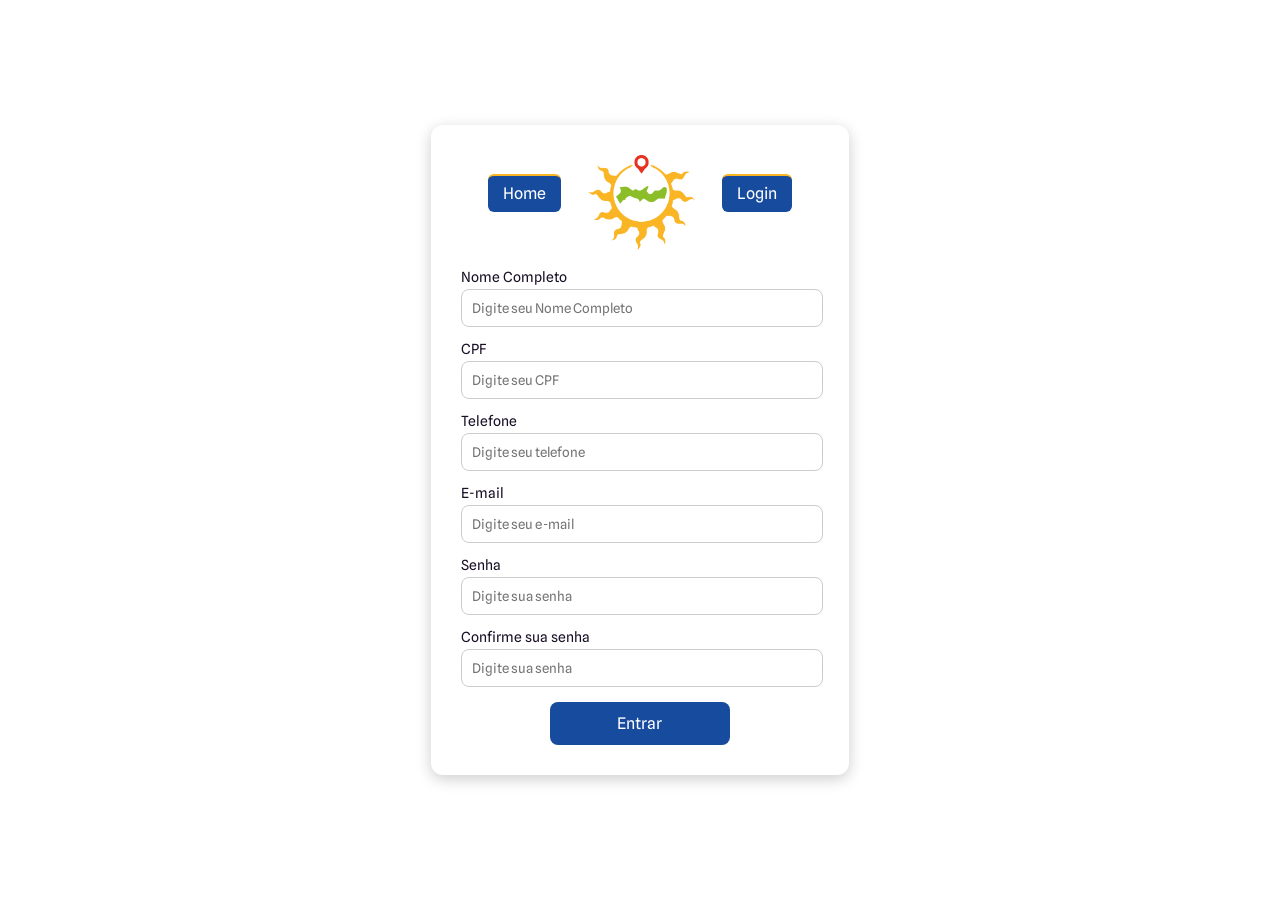
<file: Login_Cadastro/cadastro.html>
<!DOCTYPE html>
<html lang="pt-br">
<head>
    <meta charset="UTF-8">
    <meta name="viewport" content="width=device-width, initial-scale=1.0">
    <link rel="stylesheet" href="assets/css/reset.css">
    <link rel="stylesheet" href="assets/css/login.css">
    <title>Tela de Cadastro</title>
</head>
<body>
    <main class="main_login">
        <div class="container">
            <form action="" class="login-box">
                <div class="cad">
                <h2><a href="#" class="link">Home</a></h2>
                <img class="logo" src="assets/img/logo colorida 1.png" alt="logo">
                <h2><a href="login.html" class="link">Login</a></h2>  
                </div>
                
                <div class="input-group">
                    <label for="nome">Nome Completo</label>
                    <input type="text" id="nome" placeholder="Digite seu Nome Completo" required>
                </div>
                <div class="input-group">
                    <label for="cpf">CPF</label>
                    <input type="number" id="cpf" placeholder="Digite seu CPF" required>
                </div>
                <div class="input-group">
                    <label for="telefone">Telefone</label>
                    <input type="number" id="telefone" placeholder="Digite seu telefone" required>
                </div>
                <div class="input-group">
                    <label for="email">E-mail</label>
                    <input type="email" id="email" placeholder="Digite seu e-mail" required>
                </div>
                <div class="input-group">
                    <label for="senha">Senha</label>
                    <input type="password" id="senha" placeholder="Digite sua senha" required>
                </div>
                <div class="input-group">
                    <label for="senha2">Confirme sua senha</label>
                    <input type="password" id="senha2" placeholder="Digite sua senha" required>
                </div>
                <button type="submit">Entrar</button>
            </form>
        </div>
        <div class="bk"></div>
    </main>
</body>
</html>
</file>
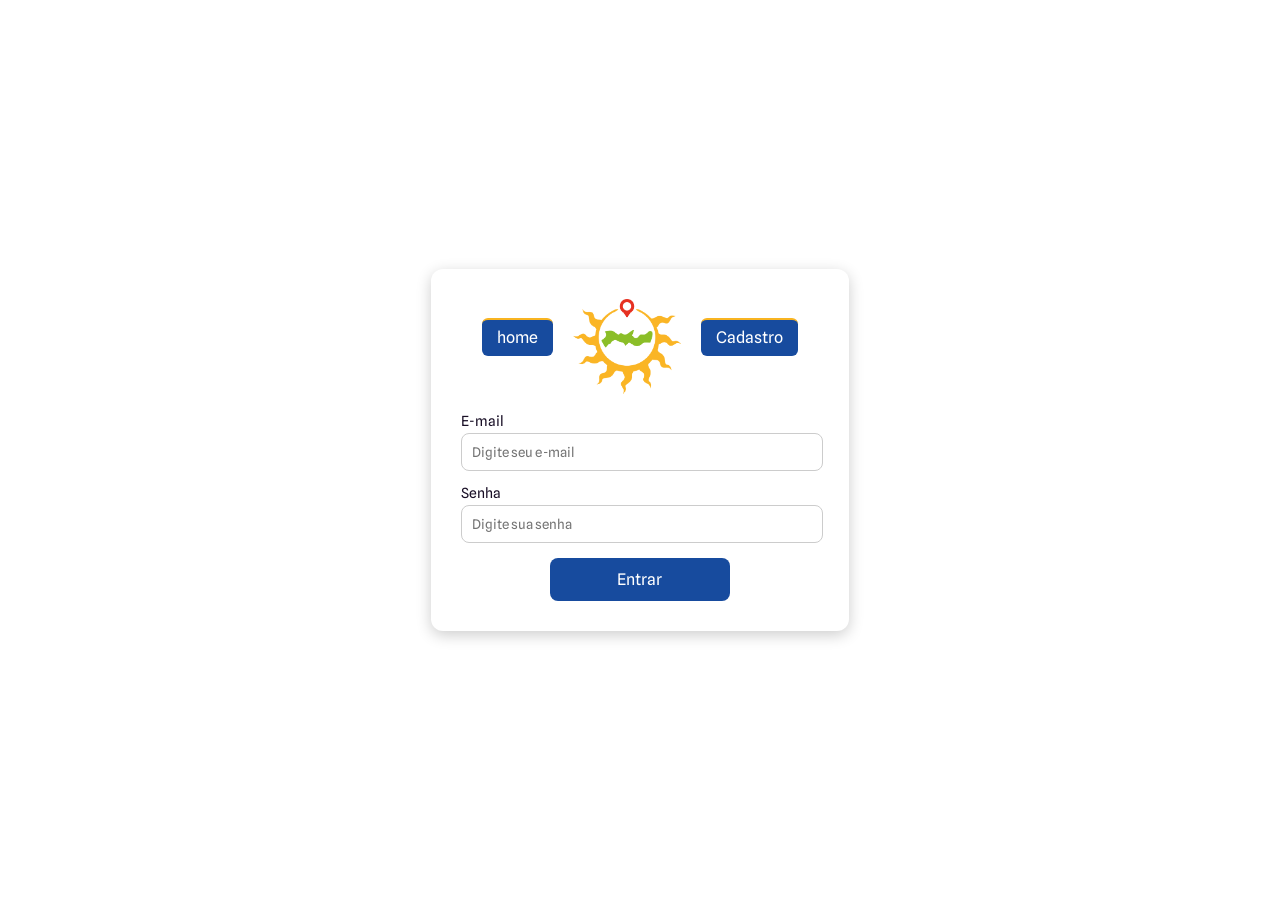
<file: Login_Cadastro/login.html>
<!DOCTYPE html>
<html lang="pt-br">
<head>
    <meta charset="UTF-8">
    <meta name="viewport" content="width=device-width, initial-scale=1.0">
    <link rel="stylesheet" href="assets/css/reset.css">
    <link rel="stylesheet" href="assets/css/login.css">
    <title>Tela de Login</title>
</head>
<body></body>
    <main class="main_login">
        <div class="container">
            <form action="" class="login-box">
                <div class="cad">
                <h2><a href="#" class="link">home</a></h2>
                <img class="logo" src="assets/img/logo colorida 1.png" alt="logo">
                <h2><a href="cadastro.html" class="link">Cadastro</a></h2>  
                </div>
                <div class="input-group">
                    <label for="email">E-mail</label>
                    <input type="email" id="email" placeholder="Digite seu e-mail" required>
                </div>
                <div class="input-group">
                    <label for="senha">Senha</label>
                    <input type="password" id="senha" placeholder="Digite sua senha" required>
                </div>
                <button type="submit">Entrar</button>
            </form>
        </div>
        <div class="bk"></div>
        <!-- a div acima é para inserção da imagem em css(bk->background) -->
    </main>
</body>
</html>
</file>
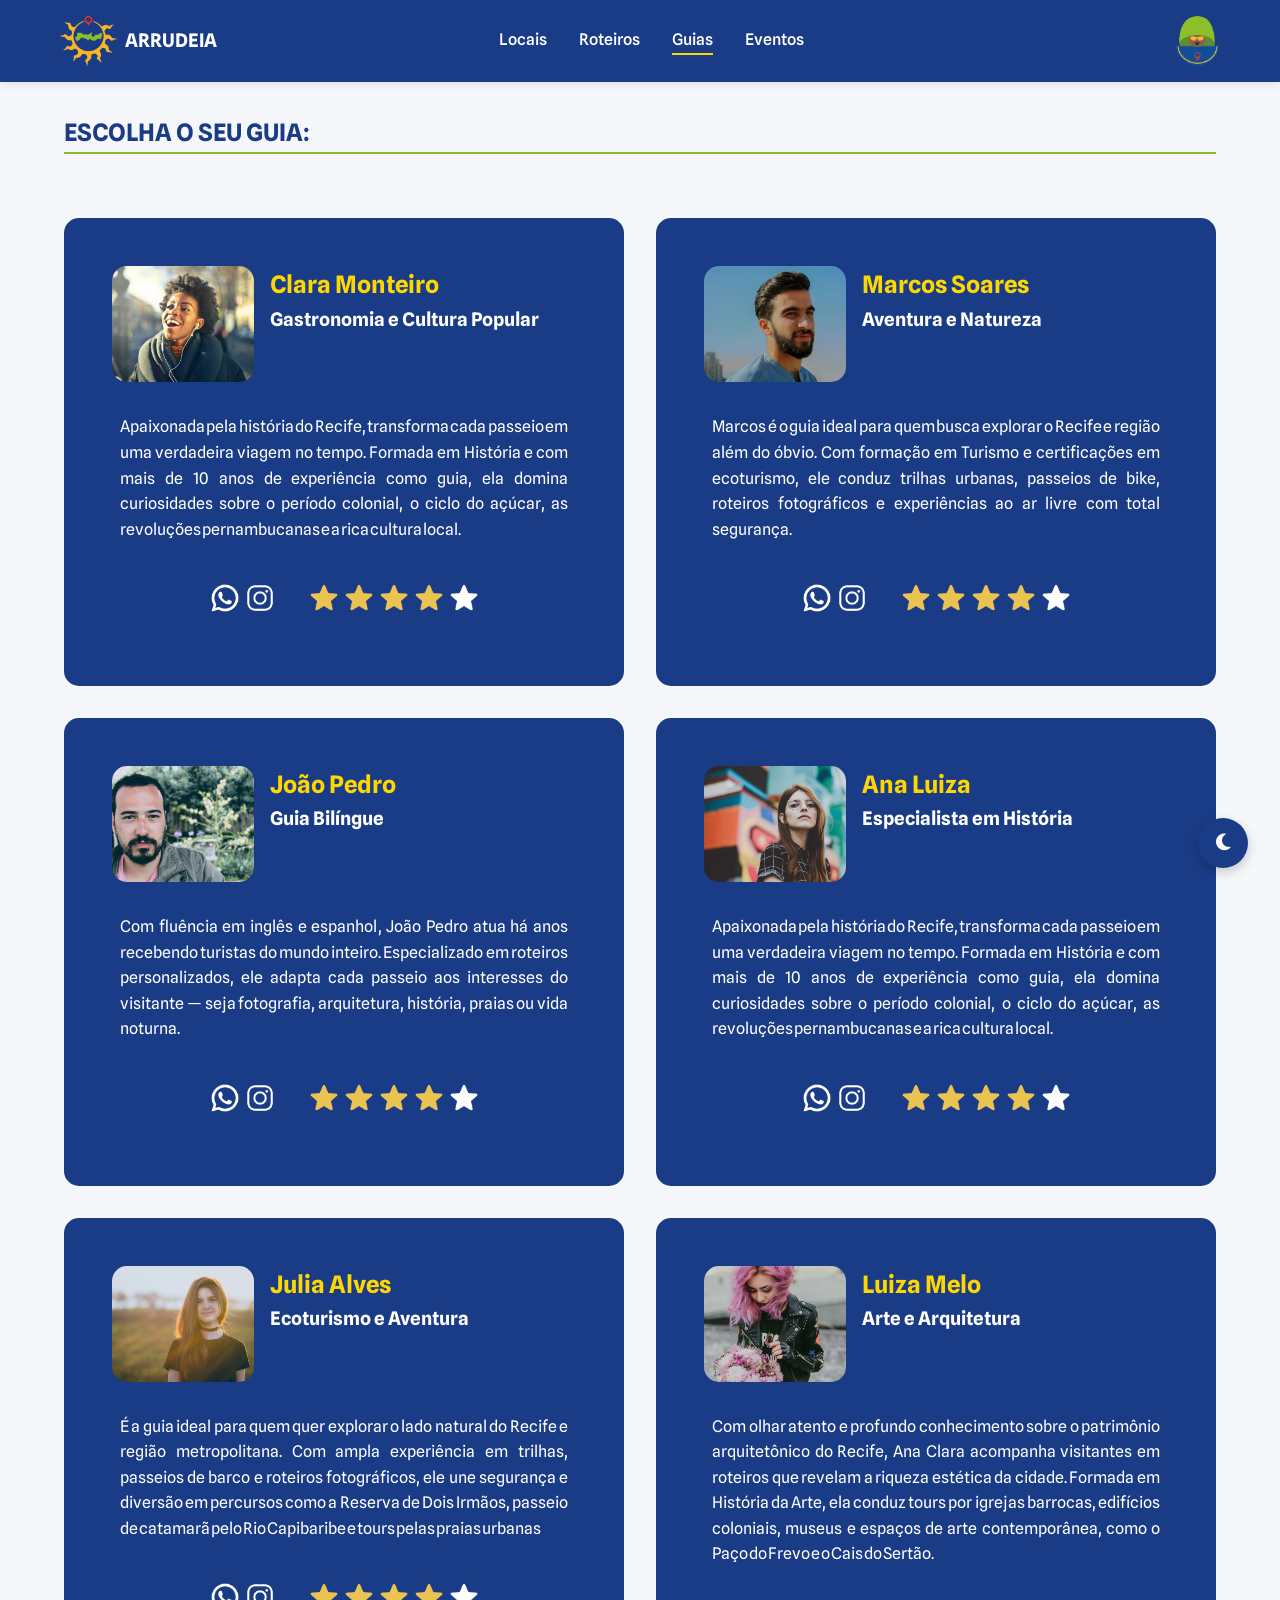
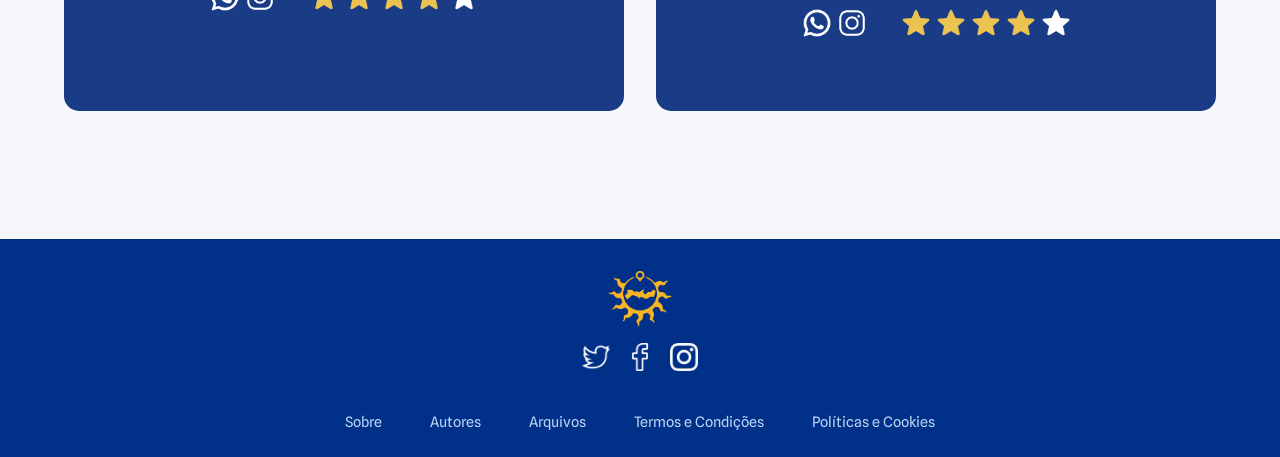
<file: pagina home/guiaTuristico.html>
<!DOCTYPE html>
<html lang="pt-br">
    <head>
        <meta charset="UTF-8">
        <meta name="viewport" content="width=device-width, initial-scale=1.0">
        <link rel="stylesheet" href="assets/css/style.css">
        <link rel="stylesheet" href="assets/css/guia.css">
        <link href="https://fonts.googleapis.com/css2?family=Poppins:wght@400;500;600;700&display=swap" rel="stylesheet">
        <link rel="stylesheet" href="https://cdnjs.cloudflare.com/ajax/libs/font-awesome/6.5.0/css/all.min.css">
        <!-- tentei fazer o toggle de tema mas não esta funcionando -->
        <title>guia</title>
    </head>
    <!-- Pagina Guia logada -->
    <body>
        <!-- Botão de tema -->
        <button class="theme-toggle" aria-label="Alternar tema">
        <i class="fas fa-moon"></i>
        </button>
        <!-- Header -->
        <header class="header">
            <div class="container">
                    <div class="logo">
                        <img src="assets/img/logo-arrudeia.png" alt="Arrudeia" />
                        <h3>ARRUDEIA</h3>
                    </div>
                <nav class="nav">
                    <a href="#">Locais</a>
                    <a href="#">Roteiros</a>
                    <a href="#" class="active">Guias</a>
                    <a href="#">Eventos</a>
                </nav>
                <div class="user">
                    <a href="login.html"></a>
                    <img src="assets/img/user-avatar.png" style="width: auto; height: 50px;" alt="User" class="user-avatar">
                </div>
            </div>
        </header>
        <!-- main -->
        <main>
            <section>
                <div class="titulo">
                    <h1>ESCOLHA O SEU GUIA:</h1>
                </div>
            </section>
            <section class="guias-painel">
                <div class="guia">
                    <div class="guia-header">
                        <div class="guia_img">
                            <img src="assets/img/mulher_fone.jpg" alt="mulher">
                        </div>
                        <div class="guia-nome">
                            <h2>Clara Monteiro</h2>
                            <h3>Gastronomia e Cultura Popular</h3>
                        </div>
                    </div>
                    <div class="guia-descricao">
                        <p> 
                            Apaixonada pela história do Recife, transforma cada passeio em uma verdadeira viagem no tempo. Formada em História e com mais de 10 anos de experiência como guia, ela domina curiosidades sobre o período colonial, o ciclo do açúcar, as revoluções pernambucanas e a rica cultura local. </p>
                    </div>
                    <div class="guia-social">
                        <div class="icones">
                            <span>
                            <img src="assets/img/whats.png" alt="whats">
                            <img src="assets/img/insta.png" alt="instagram">
                            </span>
                            <span>
                            <img src="assets/img/star-y.png" alt="rating">
                            <img src="assets/img/star-y.png" alt="rating">
                            <img src="assets/img/star-y.png" alt="rating">
                            <img src="assets/img/star-y.png" alt="rating">
                            <img src="assets/img/star-w.png" alt="rating">
                            </span>
                        </div>
                    </div>
                </div>
                <div class="guia">
                    <div class="guia-header">
                        <div class="guia_img">
                            <img src="assets/img/homem_perfil.jpg" alt="homem">
                        </div>
                        <div class="guia-nome">
                            <h2>Marcos Soares</h2>
                            <h3>Aventura e Natureza</h3>
                        </div>
                    </div>
                    <div class="guia-descricao">
                        <p> 
                            Marcos é o guia ideal para quem busca explorar o Recife e região além do óbvio. Com formação em Turismo e certificações em ecoturismo, ele conduz trilhas urbanas, passeios de bike, roteiros fotográficos e experiências ao ar livre com total segurança.
                        </p>
                    </div>
                    <div class="guia-social">
                        <div class="icones">
                            <span>
                            <img src="assets/img/whats.png" alt="whats">
                            <img src="assets/img/insta.png" alt="instagram">
                            </span>
                            <span>
                            <img src="assets/img/star-y.png" alt="rating">
                            <img src="assets/img/star-y.png" alt="rating">
                            <img src="assets/img/star-y.png" alt="rating">
                            <img src="assets/img/star-y.png" alt="rating">
                            <img src="assets/img/star-w.png" alt="rating">
                            </span>
                        </div>
                    </div>
                </div>
                <div class="guia">
                    <div class="guia-header">
                        <div class="guia_img">
                            <img src="assets/img/homem_frente.jpg" alt="homem">
                        </div>
                        <div class="guia-nome">
                            <h2>João Pedro</h2>
                            <h3>Guia Bilíngue</h3>
                        </div>
                    </div>
                    <div class="guia-descricao">
                        <p> 
                            Com fluência em inglês e espanhol, João Pedro atua há anos recebendo turistas do mundo inteiro. Especializado em roteiros personalizados, ele adapta cada passeio aos interesses do visitante — seja fotografia, arquitetura, história, praias ou vida noturna.
                        </p>
                    </div>
                    <div class="guia-social">
                        <div class="icones">
                            <span>
                            <img src="assets/img/whats.png" alt="whats">
                            <img src="assets/img/insta.png" alt="instagram">
                            </span>
                            <span>
                            <img src="assets/img/star-y.png" alt="rating">
                            <img src="assets/img/star-y.png" alt="rating">
                            <img src="assets/img/star-y.png" alt="rating">
                            <img src="assets/img/star-y.png" alt="rating">
                            <img src="assets/img/star-w.png" alt="rating">
                            </span>
                        </div>
                    </div>
                </div>
                <div class="guia">
                    <div class="guia-header">
                        <div class="guia_img">
                            <img src="assets/img/mulher_oculos.jpg" alt="homem">
                        </div>
                        <div class="guia-nome">
                            <h2>Ana Luiza </h2>
                            <h3>Especialista em História </h3>
                        </div>
                    </div>
                    <div class="guia-descricao">
                        <p> 
                            Apaixonada pela história do Recife, transforma cada passeio em uma verdadeira viagem no tempo. Formada em História e com mais de 10 anos de experiência como guia, ela domina curiosidades sobre o período colonial, o ciclo do açúcar, as revoluções pernambucanas e a rica cultura local. 
                        </p>
                    </div>
                    <div class="guia-social">
                        <div class="icones">
                            <span>
                            <img src="assets/img/whats.png" alt="whats">
                            <img src="assets/img/insta.png" alt="instagram">
                            </span>
                            <span>
                            <img src="assets/img/star-y.png" alt="rating">
                            <img src="assets/img/star-y.png" alt="rating">
                            <img src="assets/img/star-y.png" alt="rating">
                            <img src="assets/img/star-y.png" alt="rating">
                            <img src="assets/img/star-w.png" alt="rating">
                            </span>
                        </div>
                    </div>
                </div>
                <div class="guia">
                    <div class="guia-header">
                        <div class="guia_img">
                            <img src="assets/img/mulher_porSol.jpg" alt="homem">
                        </div>
                        <div class="guia-nome">
                            <h2>Julia Alves</h2>
                            <h3>Ecoturismo e Aventura</h3>
                        </div>
                    </div>
                    <div class="guia-descricao">
                        <p> 
                            É a guia ideal para quem quer explorar o lado natural do Recife e região metropolitana. Com ampla experiência em trilhas, passeios de barco e roteiros fotográficos, ele une segurança e diversão em percursos como a Reserva de Dois Irmãos, passeio de catamarã pelo Rio Capibaribe e tours pelas praias urbanas
                        </p>
                    </div>
                    <div class="guia-social">
                        <div class="icones">
                            <span>
                            <img src="assets/img/whats.png" alt="whats">
                            <img src="assets/img/insta.png" alt="instagram">
                            </span>
                            <span>
                            <img src="assets/img/star-y.png" alt="rating">
                            <img src="assets/img/star-y.png" alt="rating">
                            <img src="assets/img/star-y.png" alt="rating">
                            <img src="assets/img/star-y.png" alt="rating">
                            <img src="assets/img/star-w.png" alt="rating">
                            </span>
                        </div>
                    </div>
                </div>
                <div class="guia">
                    <div class="guia-header">
                        <div class="guia_img">
                            <img src="assets/img/mulher_rosa.jpg" alt="homem">
                        </div>
                        <div class="guia-nome">
                            <h2>Luiza Melo</h2>
                            <h3>Arte e Arquitetura</h3>
                        </div>
                    </div>
                    <div class="guia-descricao">
                        <p> 
                            Com olhar atento e profundo conhecimento sobre o patrimônio arquitetônico do Recife, Ana Clara acompanha visitantes em roteiros que revelam a riqueza estética da cidade. Formada em História da Arte, ela conduz tours por igrejas barrocas, edifícios coloniais, museus e espaços de arte contemporânea, como o Paço do Frevo e o Cais do Sertão.
                        </p>
                    </div>
                    <div class="guia-social">
                        <div class="icones">
                            <span>
                            <img src="assets/img/whats.png" alt="whats">
                            <img src="assets/img/insta.png" alt="instagram">
                            </span>
                            <span>
                            <img src="assets/img/star-y.png" alt="rating">
                            <img src="assets/img/star-y.png" alt="rating">
                            <img src="assets/img/star-y.png" alt="rating">
                            <img src="assets/img/star-y.png" alt="rating">
                            <img src="assets/img/star-w.png" alt="rating">
                            </span>
                        </div>
                    </div>
                </div>
            </section>
        </main>
        <!-- Rodapé -->
        <footer class="footer">
            <div class="container footer-content">
                <div class="footer-logo">
                    <img src="assets/img/logo_amarelo.png" alt="Arrudeia" class="footer-logo-img">
                </div>
                <div class="social">
                    <a href="#"><img src="assets/img/twitter.png" alt="Twitter"></a>
                    <a href="#"><img src="assets/img/facebook.png" alt="Facebook"></a>
                    <a href="#"><img src="assets/img/instagram.png" alt="Instagram"></a>
                </div>
            </div>
            <nav class="footer-links container">
                <a href="#">Sobre</a>
                <a href="#">Autores</a>
                <a href="#">Arquivos</a>
                <a href="#">Termos e Condições</a>
                <a href="#">Políticas e Cookies</a>
            </nav>
        </footer>
    </body>
</html>
</file>
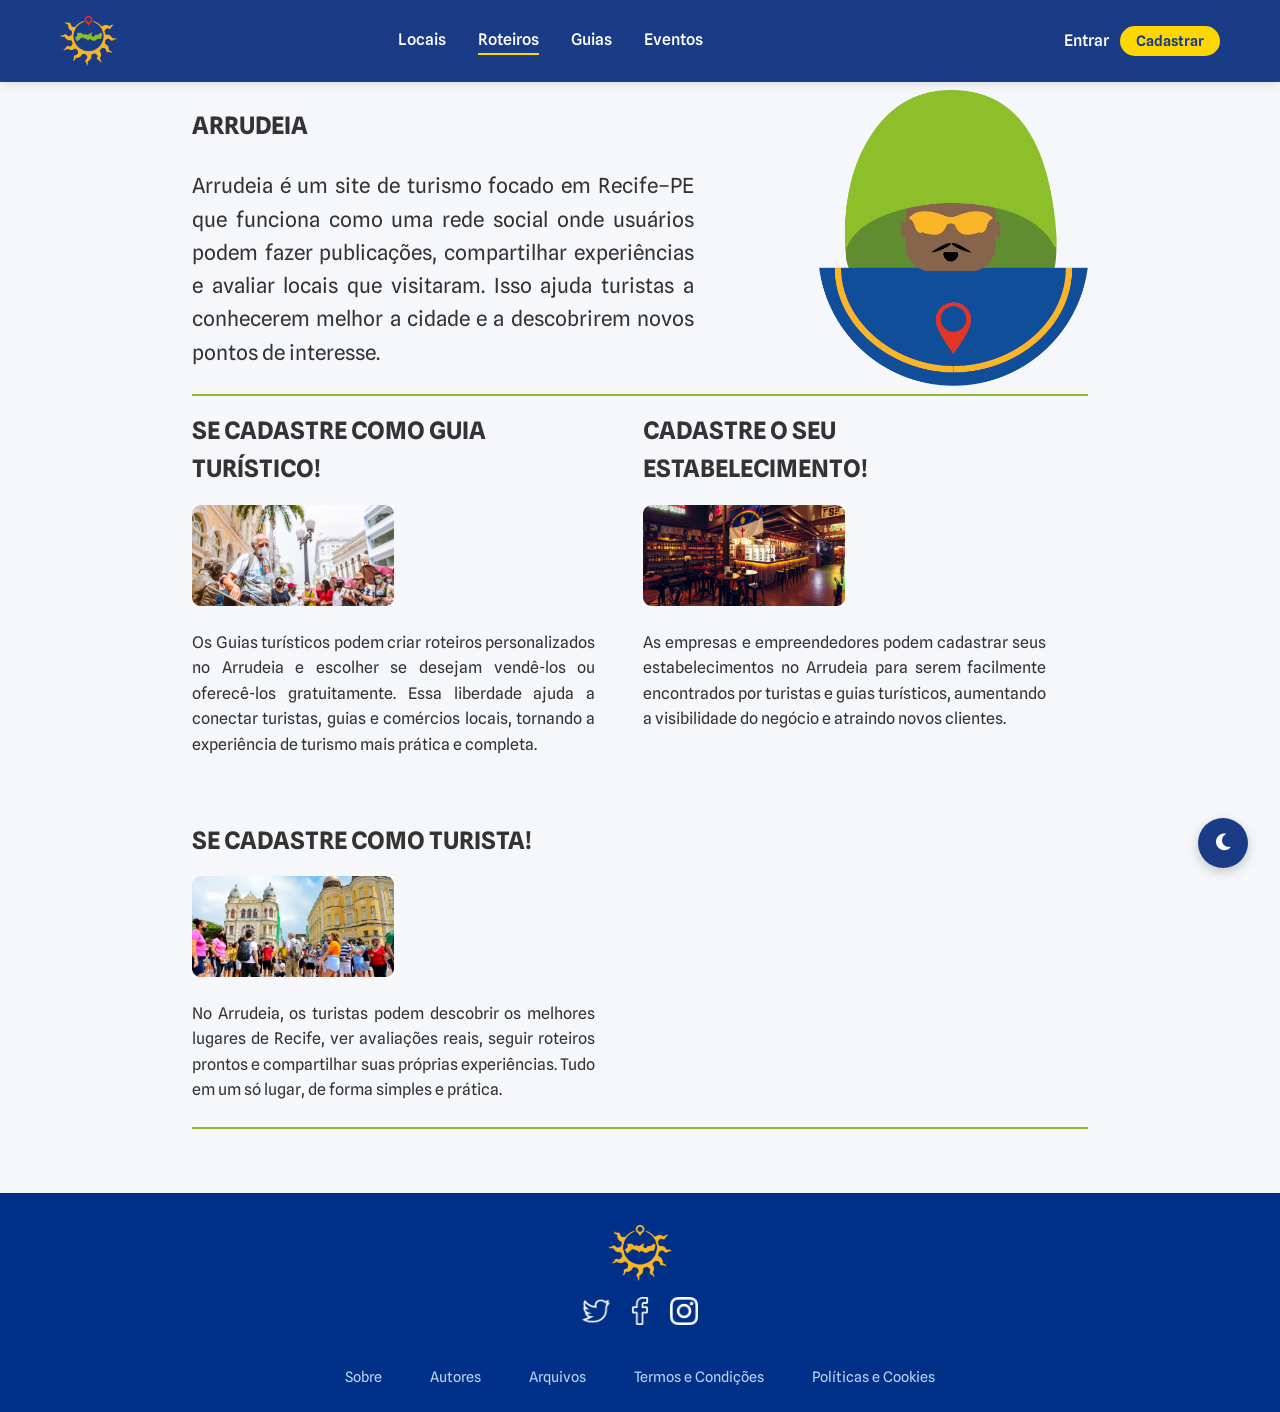
<file: pagina home/HomeOff.html>
<!DOCTYPE html>
<html lang="pt-br">
    <head>
        <meta charset="UTF-8">
        <meta name="viewport" content="width=device-width, initial-scale=1.0">
        <link rel="stylesheet" href="assets/css/style.css">
        <link href="https://fonts.googleapis.com/css2?family=Poppins:wght@400;500;600;700&display=swap" rel="stylesheet">
        <link rel="stylesheet" href="https://cdnjs.cloudflare.com/ajax/libs/font-awesome/6.5.0/css/all.min.css">
        <!-- tentei fazer o toggle de tema mas não esta funcionando -->
        <!-- <script src="assets/js/script.js"></script> -->
        <title>homeOff</title>
    </head>
    <!-- Pagina Home não logada -->
    <body>
        <!-- Botão de tema -->
        <button class="theme-toggle" aria-label="Alternar tema">
        <i class="fas fa-moon"></i>
        </button>
        <!-- Header -->
        <header class="header">
            <div class="container">
                    <div class="logo">
                        <img src="assets/img/logo-arrudeia.png" alt="Arrudeia" />
                    </div>
                <nav class="nav">
                    <a href="#">Locais</a>
                    <a href="#" class="active">Roteiros</a>
                    <a href="#">Guias</a>
                    <a href="#">Eventos</a>
                </nav>
                <div class="logCad">
                    <span class="entra"><a href="#">Entrar</a></span>
                    <span class="cadastro"><a href="">Cadastrar</a></span>
                </div>
            </div>
        </header>
        <!-- main -->
        <main>
            <!-- Arrudei + Cabloco -->
            <section>
                <div class="content">
                    <div>
                        <h1>ARRUDEIA</h1>
                        <p>Arrudeia é um site de turismo focado em Recife–PE que funciona como uma rede social onde usuários podem fazer publicações, compartilhar experiências e avaliar locais que visitaram. Isso ajuda turistas a conhecerem melhor a cidade e a descobrirem novos pontos de interesse.</p>
                    </div>
                    <img src="assets/img/logo-cabloco.png" alt="cabloco">
                </div>
            </section>
            <!-- cadastre-se (GUIA/Estabelecimento/Usuario) -->
            <section>
                <div class="content-cad">
                    <div class="cad">
                        <h2>SE CADASTRE COMO GUIA TURÍSTICO!</h2>
                        <img class="cad-img" src="assets/img/guia.png" alt="pessoa">
                        <span>
                            <p>Os Guias turísticos podem criar roteiros personalizados no Arrudeia e escolher se desejam vendê-los ou oferecê-los gratuitamente. Essa liberdade ajuda a conectar turistas, guias e comércios locais, tornando a experiência de turismo mais prática e completa.</p>
                        </span>
                    </div>
                    <div class="cad">
                        <h2>CADASTRE O SEU ESTABELECIMENTO!</h2>
                        <img class="cad-img" src="assets/img/estabelecimento.png" alt="bar">
                        <span>
                            <p>As empresas e empreendedores podem cadastrar seus estabelecimentos no Arrudeia para serem facilmente encontrados por turistas e guias turísticos, aumentando a visibilidade do negócio e atraindo novos clientes.</p>
                        </span>
                    </div>
                    <div class="cad">
                        <h2>SE CADASTRE COMO TURISTA!</h2>
                        <img class="cad-img" src="assets/img/usuario.png" alt="grupo">
                        <span>
                            <p>No Arrudeia, os turistas podem descobrir os melhores lugares de Recife, ver avaliações reais, seguir roteiros prontos e compartilhar suas próprias experiências. Tudo em um só lugar, de forma simples e prática.</p>
                        </span>
                    </div>
                </div>
            </section>
        </main>
        <!-- Rodapé -->
        <footer class="footer">
            <div class="container footer-content">
                <div class="footer-logo">
                    <img src="assets/img/logo_amarelo.png" alt="Arrudeia" class="footer-logo-img">
                </div>
                <div class="social">
                    <a href="#"><img src="assets/img/twitter.png" alt="Twitter"></a>
                    <a href="#"><img src="assets/img/facebook.png" alt="Facebook"></a>
                    <a href="#"><img src="assets/img/instagram.png" alt="Instagram"></a>
                </div>
            </div>
            <nav class="footer-links container">
                <a href="#">Sobre</a>
                <a href="#">Autores</a>
                <a href="#">Arquivos</a>
                <a href="#">Termos e Condições</a>
                <a href="#">Políticas e Cookies</a>
            </nav>
        </footer>
    </body>
</html>
</file>
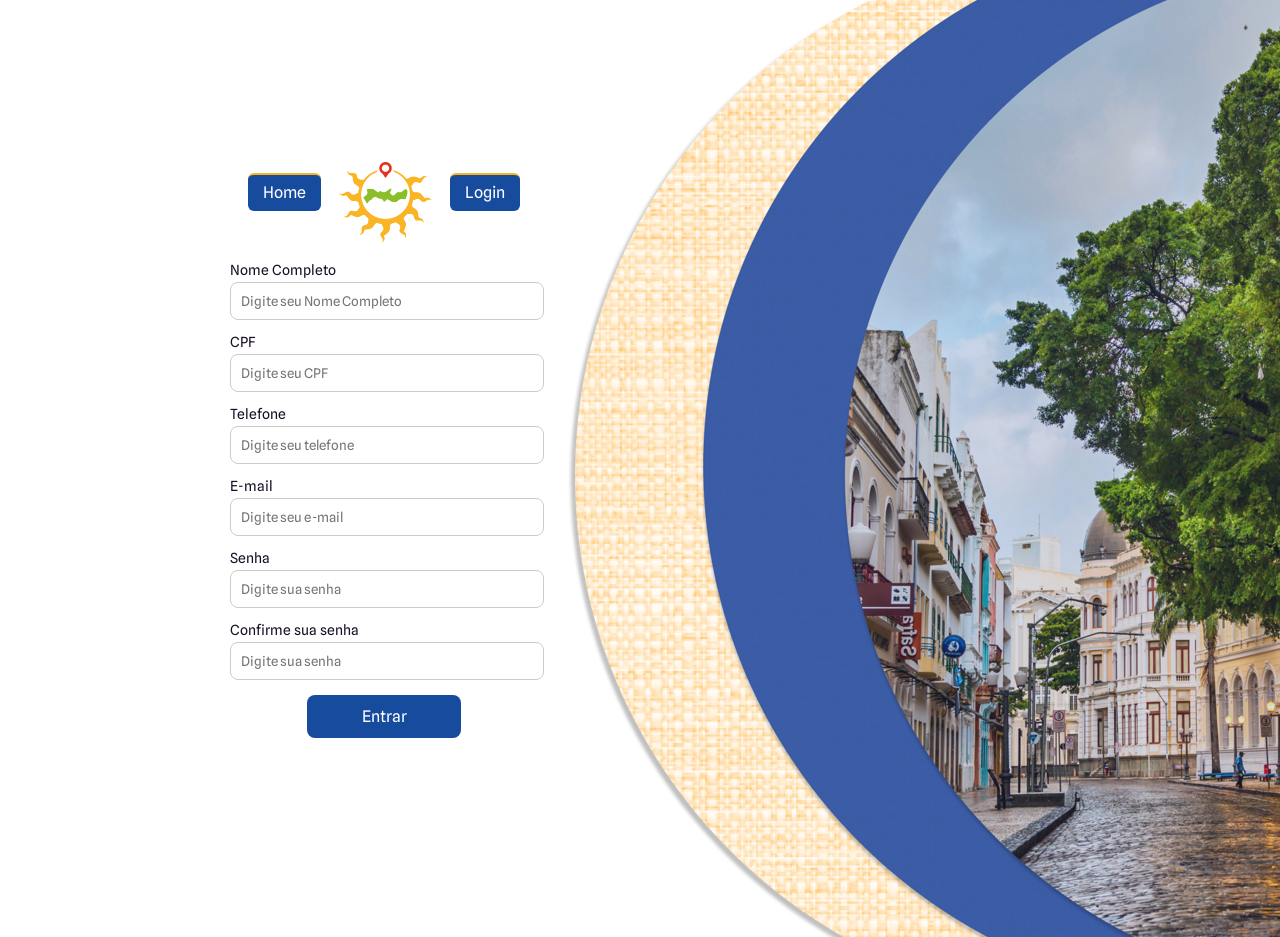
<file: 0810/0810/cadastro.html>
<!DOCTYPE html>
<html lang="pt-br">
<head>
    <meta charset="UTF-8">
    <meta name="viewport" content="width=device-width, initial-scale=1.0">
    <link rel="stylesheet" href="assets/css/style.css">
    <link rel="stylesheet" href="assets/css/reset.css">
    <link rel="stylesheet" href="assets/css/login.css">
    <title>Tela de Cadastro</title>
</head>
<body>
    <main class="main_login">
        <div class="container">
            <form action="" class="login-box">
                <div class="cad">
                <h2><a href="index.html" class="link">Home</a></h2>
                <img class="logo" src="assets/img/logo colorida 1.png" alt="logo">
                <h2><a href="login.html" class="link">Login</a></h2>  
                </div>
                
                <div class="input-group">
                    <label for="nome">Nome Completo</label>
                    <input type="text" id="nome" placeholder="Digite seu Nome Completo" required>
                </div>
                <div class="input-group">
                    <label for="cpf">CPF</label>
                    <input type="number" id="cpf" placeholder="Digite seu CPF" required>
                </div>
                <div class="input-group">
                    <label for="telefone">Telefone</label>
                    <input type="number" id="telefone" placeholder="Digite seu telefone" required>
                </div>
                <div class="input-group">
                    <label for="email">E-mail</label>
                    <input type="email" id="email" placeholder="Digite seu e-mail" required>
                </div>
                <div class="input-group">
                    <label for="senha">Senha</label>
                    <input type="password" id="senha" placeholder="Digite sua senha" required>
                </div>
                <div class="input-group">
                    <label for="senha2">Confirme sua senha</label>
                    <input type="password" id="senha2" placeholder="Digite sua senha" required>
                </div>
                <button type="submit">Entrar</button>
            </form>
        </div>
        <div class="bk"></div>
        <!-- <img src="assets/img/lateral.png" class="dec" alt=""> -->
    </main>
</body>
</html>
</file>
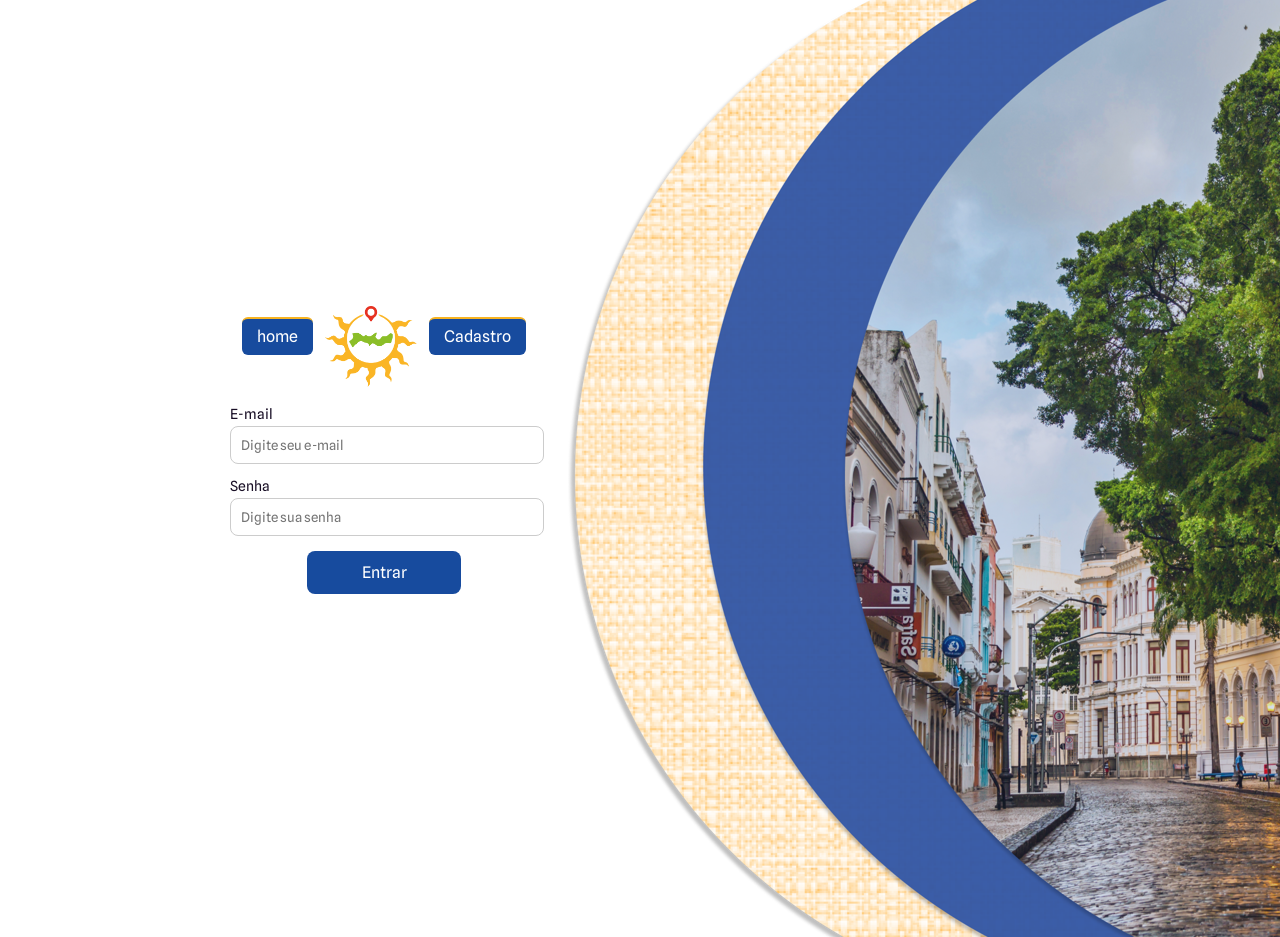
<file: 0810/0810/login.html>
<!DOCTYPE html>
<html lang="pt-br">
<head>
    <meta charset="UTF-8">
    <meta name="viewport" content="width=device-width, initial-scale=1.0">
    <link rel="stylesheet" href="assets/css/style.css">
    <link rel="stylesheet" href="assets/css/reset.css">
    <link rel="stylesheet" href="assets/css/login.css">
    <title>Tela de Login</title>
</head>
<body></body>
    <main class="main_login">
        <div class="container">
            <form action="" class="login-box">
                <div class="cad">
                <h2><a href="index.html" class="link">home</a></h2>
                <img class="logo" src="assets/img/logo colorida 1.png" alt="logo">
                <h2><a href="cadastro.html" class="link">Cadastro</a></h2>  
                </div>
                <div class="input-group">
                    <label for="email">E-mail</label>
                    <input type="email" id="email" placeholder="Digite seu e-mail" required>
                </div>
                <div class="input-group">
                    <label for="senha">Senha</label>
                    <input type="password" id="senha" placeholder="Digite sua senha" required>
                </div>
                <button type="submit">Entrar</button>
            </form>
        </div>
        <div class="bk"></div>
    </main>
</body>
</html>
</file>
<file: Login_Cadastro/assets/css/login.css>
@charset 'UTF-8';
@import url('https://fonts.googleapis.com/css2?family=Spline+Sans:wght@300..700&display=swap');
@import url('https://fonts.googleapis.com/css2?family=Spline+Sans+Mono:ital,wght@0,300..700;1,300..700&family=Spline+Sans:wght@300..700&display=swap');

*{
    font-family: "Spline Sans", sans-serif;
    margin: 0;
    padding: 0;
}
:root{
    --preto:#190F26;
    --branco:#ffff;
    --azul:#174b9e ;
    --amarelo:#f8b421;
    --verde:#8abc25;
    --vermelho:#e43323;
}
body{
    background-color: var(--branco);
}
main{
    height: 100vh;
    display: flex;
    justify-content: center;
    align-items: center;
}
.logo{
    max-width: 30%;
}
.main_login{
    width: 100vw;
    margin: auto;
    position: relative;
}

.dec{
    max-width: auto;
    height: auto;
    float: right;
}
.bk{
    position: absolute;
    right: 0;
    z-index: -1;
    width: 974px;
    height: 974px;
    float: left;
    background-image: url('../img/lateral.png');
}
.bk img{
    max-width: auto;
    height: 100vh;
    overflow: hidden;
}

.container{
    display: flex;
    justify-content: center;
    align-items: center;
    width: 70%;
    margin-right: 40%;
}
.login-box{
    background: var(--branco);
    padding: 30px;
    border-radius: 12px;
    /* box-shadow: 0px 4px 15px rgb(0,0,0,0.2); */
    width: 40%;
    text-align: center;
}

.login-box h2{
    margin-bottom: 20px;
    color: var(--preto);
}
.link{
    text-decoration: none;
    color: var(--branco);
    display: block;
    padding: 10px 15px;
    background-color:var(--azul);
    border-top: 2px solid var(--amarelo);
    border-radius: 6px;
}
.link{
        transition: transform 0.3s ease-in-out;
    }
.link:hover{
    color: var(--amarelo);
    background-color: var(--branco);
    transform: scale(1.1);
}
.cad{
    display: flex;
    justify-content: space-evenly;
    align-items: center;
    margin-bottom: 20px;
    color: var(--preto);
}
.cad>a{
    text-decoration: none;
}

.input-group{
    text-align: left;
    margin-bottom: 15px;
}

.input-group label{
    font-size: 14px;
    color: var(--preto);
    display: block;
    margin-bottom: 5px;
}

.input-group input{
    width: 95%;
    padding: 10px;
    border: 1px solid #ccc;
    border-radius: 8px;
    transition: 0.3s;
}

.input-group:focus{
    border-color: var(--verde);
    box-shadow: 0px 0px 5px var(--vermelho);
}

button{
    width: 50%;
    padding: 12px;
    background-color: var(--azul);
    background-size: 200% 200%;
    background-position: left center;
    color: var(--branco);
    border: none;
    border-radius: 8px;
    font-size: 1rem;
    cursor: pointer;
    transition: background-position 1.5s ease-in-out;
}

button:hover{
    background-position: right center;
    transform: scale(1.1);
    background-color: var(--amarelo);
    transition: transform 0.3s ease-in-out;
}

@media screen and (max-width:1280px) {
    .bk{
        display: none;
    }
    .container{
        margin: 0;
    }
    .login-box{
        box-shadow: 0px 4px 15px rgb(0,0,0,0.2);
    }
}
</file>
<file: pagina home/assets/css/style.css>
@import url('https://fonts.googleapis.com/css2?family=Spline+Sans:wght@300..700&display=swap');

/* ===== :ROOT ===== */
:root {
  --primary: #1a3c87;
  --primary-dark: #152f6e;
  --secondary: #ffd700;
  --bg-body: #f8f9fa;
  --bg-card: #ffffff;
  --text-primary: #333333;
  --text-secondary: #666666;
  --text-light: #888888;
  --border: #dddddd;
  --border-light: #eeeeee;
  --shadow-sm: 0 2px 8px rgba(0, 0, 0, 0.05);
  --shadow-header: 0 2px 10px rgba(0, 0, 0, 0.1);
  --radius-sm: 8px;
  --radius-md: 12px;
  --radius-full: 20px;
}

[data-theme="dark"] {
  --primary: #2c5ab4;
  --primary-dark: #1e40af;
  --secondary: #fbbf24;
  --bg-body: #0f172a;
  --bg-card: #1e293b;
  --text-primary: #f1f5f9;
  --text-secondary: #94a3b8;
  --text-light: #64748b;
  --border: #334155;
  --border-light: #475569;
  --shadow-sm: 0 2px 8px rgba(0, 0, 0, 0.3);
  --shadow-header: 0 2px 10px rgba(0, 0, 0, 0.4);
}

/* Reset */
* {
  margin: 0;
  padding: 0;
  box-sizing: border-box;
}

body {
  font-family: "Spline Sans", sans-serif;
  background-color: #f5f7fa;
  color: #333;
  line-height: 1.6;
}

.container {
  max-width: 1200px;
  margin: 0 auto;
  padding: 0 20px;
}

/* Botão de tema */
.theme-toggle {
  position: fixed;
  bottom: 2rem;
  right: 2rem;
  background: var(--primary);
  color: white;
  border: none;
  width: 50px;
  height: 50px;
  border-radius: 50%;
  font-size: 1.2rem;
  cursor: pointer;
  box-shadow: 0 4px 12px rgba(0, 0, 0, 0.2);
  z-index: 1000;
  transition: all 0.3s ease;
  display: flex;
  align-items: center;
  justify-content: center;
}

.theme-toggle:hover {
  background: var(--primary-dark);
  transform: scale(1.1);
}

.theme-toggle i {
  transition: transform 0.3s ease;
}

[data-theme="dark"] .theme-toggle i {
  transform: rotate(180deg);
}

/* Header */
.header {
  background: var(--primary);
  color: white;
  padding: 1rem 0;
  position: sticky;
  top: 0;
  z-index: 100;
  box-shadow: var(--shadow-header);
}

.header .container {
  display: flex;
  align-items: center;
  justify-content: space-between;
}

.logo img {
  height: 50px;
}

.logo {
  display: flex;
  align-items: center;
  gap: 0.5rem;
}

.nav {
  display: flex;
  gap: 2rem;
  padding-right: 5rem;
}

.nav a {
  color: white;
  text-decoration: none;
  font-weight: 500;
  padding: 0 0;
  border-bottom: 2px solid transparent;
  transition: 0.3s;
}

.nav a.active,
.nav a:hover {
  border-bottom: 2px solid var(--secondary);
}

.logCad span a {
  text-decoration: none;
}

.cadastro {
  background: var(--secondary);
  color: var(--primary);
  padding: 0.4rem 1rem;
  border-radius: var(--radius-full);
  font-weight: 600;
  font-size: 0.9rem;
  margin-left: 0.5rem;
}

.cadastro a {
  color: var(--primary);
}

.entra {
  font-weight: 500;
  padding: 0.5rem 0;
  border-bottom: 2px solid transparent;
  transition: 0.3s;
}

.entra a {
  color: white;
}

.entra a:hover {
  border-bottom: 2px solid var(--secondary);
}

/* arrudeia + Cabloco */
.content {
  display: flex;
  width: 70%;
  margin: auto;
  margin-top: 0.5rem;
  align-items: center;
  text-align: justify;
  padding-bottom: 0.5rem;
  border-bottom: solid 2px #8ABC25;
}

.content img {
  max-width: 30%;
}

.content div p {
  max-width: 80%;
  padding-top: 1.5rem;
  font-size: 1.3rem;
}

.cad {
  max-width: 45%;
  margin-top: 1rem;
}

/* Cadastro */
.content-cad {
  display: flex;
  flex-wrap: wrap;
  width: 70%;
  gap: 3rem;
  margin: auto;
  vertical-align: top;
  padding-bottom: 1.5rem;
  border-bottom: solid 2px #8ABC25;
}

.cad span p {
  text-align: justify;
}

.cad-img {
  max-width: 50%;
  padding: 1rem 0;
}

.footer {
  background: #003087;
  color: white;
  padding: 2rem 0 1rem;
  margin-top: 4rem;
}

/* Logo no footer */
.footer-logo {
  display: flex;
  justify-content: center;
}

.footer-logo-img {
  height: 56px;
  margin-bottom: 1rem;
}

/* Ícones de redes sociais */
.social {
  display: flex;
  gap: 1rem;
  justify-content: center;
}

.social img {
  width: 28px;
  height: 28px;
  filter: brightness(0) invert(1);
}

/* Links do rodapé */
.footer-links {
  display: flex;
  flex-wrap: wrap;
  gap: 2rem;
  justify-content: center;
  font-size: 0.9rem;
  margin-top: 1.5rem;
  padding: 0.5rem 0;
}

.footer-links a {
  color: #bbd4f7;
  text-decoration: none;
  transition: color 0.3s ease;
  white-space: nowrap;
}

.footer-links a:hover {
  color: #ffd700;
}

/* Desktop: links em linha (horizontal) */
@media (min-width: 992px) {
  .footer-links {
    justify-content: center;
    gap: 3rem;
    flex-wrap: nowrap;
  }
}

/* Tablet / Mobile: links em coluna */
@media (max-width: 991px) {
  .content {
    flex-direction: column-reverse;
    max-width: 90%;
  }

  .content img {
    max-width: 50%;
  }

  .content-cad {
    flex-direction: column;
    align-items: center;
  }

  .cad {
    max-width: 90%;
  }

  .cad-img {
    display: block;
    margin: auto;
    max-width: 70%;
    padding-bottom: 0.5rem;
  }

  .footer-links {
    flex-direction: column;
    align-items: center;
    gap: 1rem;
  }

  .footer-content {
    flex-direction: column;
    gap: 1rem;
    text-align: center;
  }
}

/* mobile header */
@media(max-width: 600px) {
  .container {
    flex-direction: column;
    gap: 1rem;
  }
}
</file>
<file: pagina home/assets/css/guia.css>
/* ===== :ROOT ===== */
:root {
    --primary: #1a3c87;
    --primary-dark: #152f6e;
    --secondary: #ffd700;
    --bg-body: #f8f9fa;
    --bg-card: #ffffff;
    --text-primary: #333333;
    --text-secondary: #666666;
    --text-light: #888888;
    --border: #dddddd;
    --border-light: #eeeeee;
    --shadow-sm: 0 2px 8px rgba(0, 0, 0, 0.05);
    --shadow-header: 0 2px 10px rgba(0, 0, 0, 0.1);
    --radius-sm: 8px;
    --radius-md: 12px;
    --radius-full: 20px;
}

[data-theme="dark"] {
    --primary: #2c5ab4;
    --primary-dark: #1e40af;
    --secondary: #fbbf24;
    --bg-body: #0f172a;
    --bg-card: #1e293b;
    --text-primary: #f1f5f9;
    --text-secondary: #94a3b8;
    --text-light: #64748b;
    --border: #334155;
    --border-light: #475569;
    --shadow-sm: 0 2px 8px rgba(0, 0, 0, 0.3);
    --shadow-header: 0 2px 10px rgba(0, 0, 0, 0.4);
}

/* ===== RESET ===== */
* {
    margin: 0;
    padding: 0;
    box-sizing: border-box;
}

/* ===== USUÁRIO ===== */
.user {
    display: flex;
    align-items: center;
    gap: 8px;
    font-size: 0.9rem;
}

.user-avatar {
    width: 32px;
    height: 32px;
    border-radius: 50%;
    object-fit: cover;
}

/* ==== TITULO ==== */
.titulo {
    color: var(--primary);
    margin: auto;
    padding-top: 2rem;
    width: 90%;
    border-bottom: solid 2px #8ABC25;
}

/* ===== PAINEL DE GUIAS ===== */
.guias-painel {
    display: grid;
    grid-template-columns: repeat(auto-fit, minmax(30%, 1fr));
    gap: 2rem;
    margin: auto;
    padding: 4rem;
    width: 100%;
}

/* ===== CARD DO GUIA ===== */
.guia {
    background-color: var(--primary);
    color: var(--text-light);
    border-radius: 15px;
    padding: 3rem;
    height: 100%;
}

/* Cabeçalho do guia */
.guia-header {
    display: flex;
    gap: 1rem;
}

.guia-nome h2 {
    color: var(--secondary);
}

.guia-nome h3 {
    color: white;
}

/* Imagem */
.guia_img {
    width: 142px;
    height: 116px;
    display: flex;
    justify-content: center;
    align-items: center;
    overflow: hidden;
    border-radius: 15px;
}

.guia_img img {
    height: 100%;
}

/* Descrição */
.guia-descricao {
    text-align: justify;
    margin: auto;
    font-size: 1em;
    color: white;
    word-spacing: -2px;
    padding: 0.50rem;
    padding-top: 2rem;
}

/* Redes sociais */
.guia-social {
    padding: 1rem;
    padding-top: 2rem;
    display: flex;
    justify-content: space-around;
    align-items: center;
}

.icones {
    display: flex;
    justify-content: space-evenly;
    gap: 2rem;
}

.icones img {
    max-width: 2rem;
}


@media (max-width:1400px) {
    .guias-painel {
        grid-template-columns: repeat(auto-fit, minmax(40%, 1fr));
    }
}

@media (max-width:700px) {
    .guias-painel {
        grid-template-columns: repeat(auto-fit, minmax(60%, 1fr));
    }
}
</file>
<file: 0810/0810/assets/css/style.css>
@charset 'UTF-8';
@import url('https://fonts.googleapis.com/css2?family=Spline+Sans:wght@300..700&display=swap');
@import url('https://fonts.googleapis.com/css2?family=Spline+Sans+Mono:ital,wght@0,300..700;1,300..700&family=Spline+Sans:wght@300..700&display=swap');

*{
    font-family: "Spline Sans", sans-serif;
    margin: 0;
    padding: 0;
}
:root{
    --preto:#190F26;
    --branco:#ffff;
    --azul:#174b9e ;
    --amarelo:#f8b421;
    --verde:#8abc25;
    --vermelho:#e43323;
}
body{
    background-color: var(--branco);
}
header{
    background-color: var(--azul);
    color: var(--branco);
}
header img{
    max-width: 5%;
    display: inline-block;
}
header span{
    display:inline-block;
}
.link{
    text-decoration: none;
    color: var(--branco);
    display: block;
    padding: 10px 15px;
    background-color:var(--azul);
    border-top: 2px solid var(--amarelo);
    border-radius: 6px;
}

span#burguer{
    background-color: var(--azul);
    border-radius: 10px;
    padding: 10px;
    box-shadow: 0px 1px 0.5px 0.2px var(--verde);
    cursor: pointer;
}
.main_index{
    padding-top: 1rem;
    width: 90vw;
    margin: auto;
}
.content{
    background-color: var(--branco);
    border-radius: 10px;
    box-shadow: 0px 1px 6px 2px var(--azul);
    margin-bottom: 0.5rem;
    padding: 1rem;
    margin-top: 1.5rem;
}
article h1{
    text-align: center;
}
.leg-grad{
    text-align: center;
    color: rgba(000, 000, 000, 0.5);
}
.img-pub{
    max-width: 95%;
}
article>p{
    color: var(--preto);
    padding: 1rem;
    text-align: justify;
}
.aside{
    background-color: var(--branco);
    border-radius: 10px;
    box-shadow: 0px 1px 6px 2px var(--azul);
    padding: 1rem;
    margin-bottom: 1rem;
    margin-top: 1.5rem;
}
.aside a{
    text-decoration: none;
    color: var(--verde);
}
aside ul{
    list-style: none;
}
.grade{
    display: flex;
    align-items: center;
    justify-content: center;
    flex-wrap: wrap;
}
.imagem{
    max-width: 40%;
}
.footer{
    background-color: var(--azul);
    text-align: center;
    position:sticky;
    padding: 10px;
    border-radius: 4px;
    color: var(--branco);
}
#itens{
    display: none;
}

@media screen and (min-width:768px){
    span#burguer{
        display: none;
    }
    header img{
        display: inline-block;
    }
    header{
        display: flex;
        justify-content: space-evenly;
        align-items: center;
        padding: 1rem 3rem;
    }
    .menu{
        list-style: none;
        display: flex;
        gap: 20px;
        align-items: center;
    }
    .link{
        transition: transform 0.3s ease-in-out;
    }
    .link:hover{
    color: var(--amarelo);
    background-color: var(--branco);
    transform: scale(1.1);
}
    main{
        display: flex;
        gap: 10px;
    }
    .grade img{
        padding: 10px;
    }
    .aside{
        width: 20vw;
        text-align: center;
    }
    article p{
        max-width: 80%;
        margin: auto;
    }
}
</file>
<file: 0810/0810/assets/css/login.css>
@charset 'UTF-8';
@import url('https://fonts.googleapis.com/css2?family=Spline+Sans:wght@300..700&display=swap');
@import url('https://fonts.googleapis.com/css2?family=Spline+Sans+Mono:ital,wght@0,300..700;1,300..700&family=Spline+Sans:wght@300..700&display=swap');

*{
    font-family: "Spline Sans", sans-serif;
    margin: 0;
    padding: 0;
}
:root{
    --preto:#190F26;
    --branco:#ffff;
    --azul:#174b9e ;
    --amarelo:#f8b421;
    --verde:#8abc25;
    --vermelho:#e43323;
}
main{
    /* background-image: linear-gradient(130deg,var(--azul),var(--branco)); */
    height: 100vh;
    display: flex;
    justify-content: center;
    align-items: center;
}
.logo{
    max-width: 30%;
}
.main_login{
    width: 100vw;
    margin: auto;
    position: relative;
}

.dec{
    max-width: auto;
    height: auto;
    float: right;
}
.bk{
    position: absolute;
    right: 0;
    z-index: -1;
    width: 974px;
    height: 974px;
    float: left;
    background-image: url('../img/lateral.png');
}
.bk img{
    max-width: auto;
    height: 100vh;
    overflow: hidden;
}

.container{
    display: flex;
    justify-content: center;
    align-items: center;
    width: 70%;
    margin-right: 40%;
}
.login-box{
    background: var(--branco);
    padding: 30px;
    border-radius: 12px;
    /* box-shadow: 0px 4px 15px rgb(0,0,0,0.2); */
    width: 40%;
    text-align: center;
}

.login-box h2{
    margin-bottom: 20px;
    color: var(--preto);
}
.cad{
    display: flex;
    justify-content: space-evenly;
    align-items: center;
    margin-bottom: 20px;
    color: var(--preto);
}
.cad>a{
    text-decoration: none;
}

.input-group{
    text-align: left;
    margin-bottom: 15px;
}

.input-group label{
    font-size: 14px;
    color: var(--preto);
    display: block;
    margin-bottom: 5px;
}

.input-group input{
    width: 95%;
    padding: 10px;
    border: 1px solid #ccc;
    border-radius: 8px;
    transition: 0.3s;
}

.input-group:focus{
    border-color: var(--verde);
    box-shadow: 0px 0px 5px var(--vermelho);
}

button{
    width: 50%;
    padding: 12px;
    background-color: var(--azul);
    background-size: 200% 200%;
    background-position: left center;
    color: var(--branco);
    border: none;
    border-radius: 8px;
    font-size: 1rem;
    cursor: pointer;
    transition: background-position 1.5s ease-in-out;
}

button:hover{
    background-position: right center;
    transform: scale(1.1);
    background-color: var(--amarelo);
    transition: transform 0.3s ease-in-out;
}
</file>
